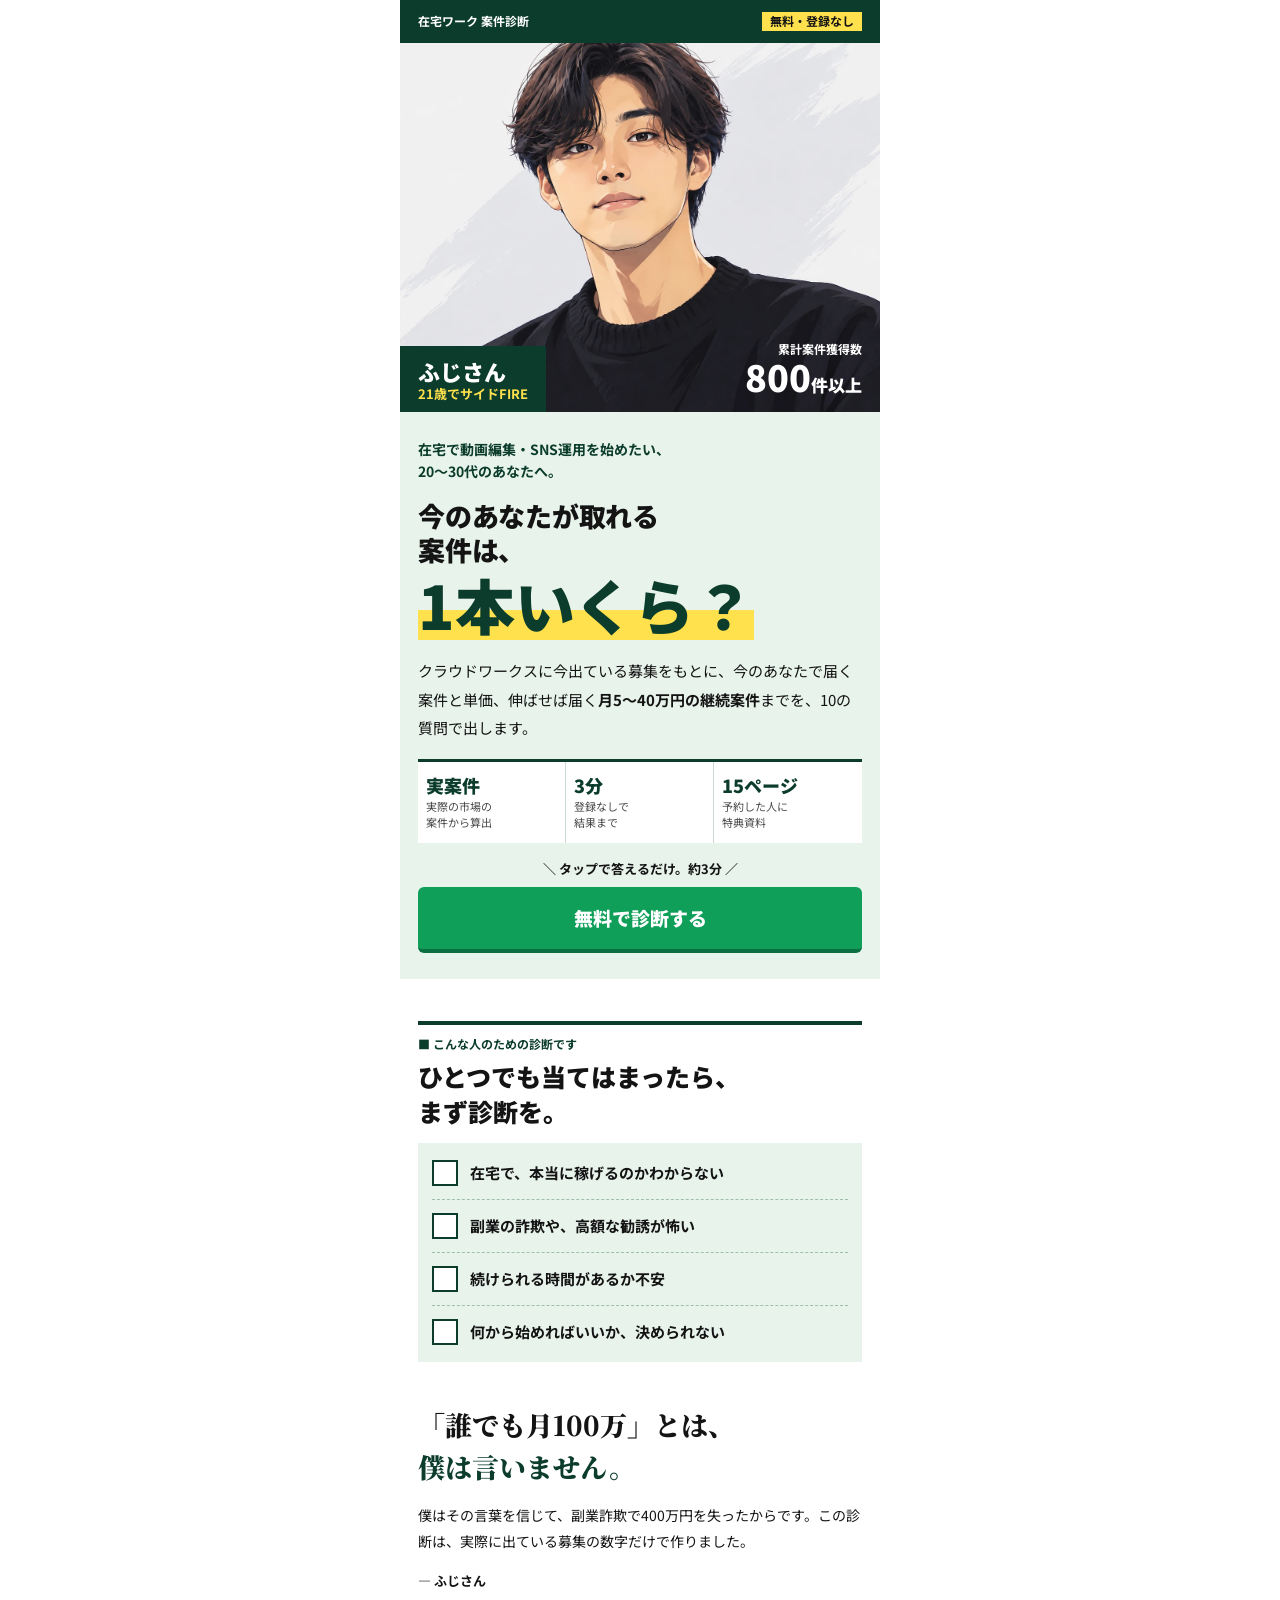
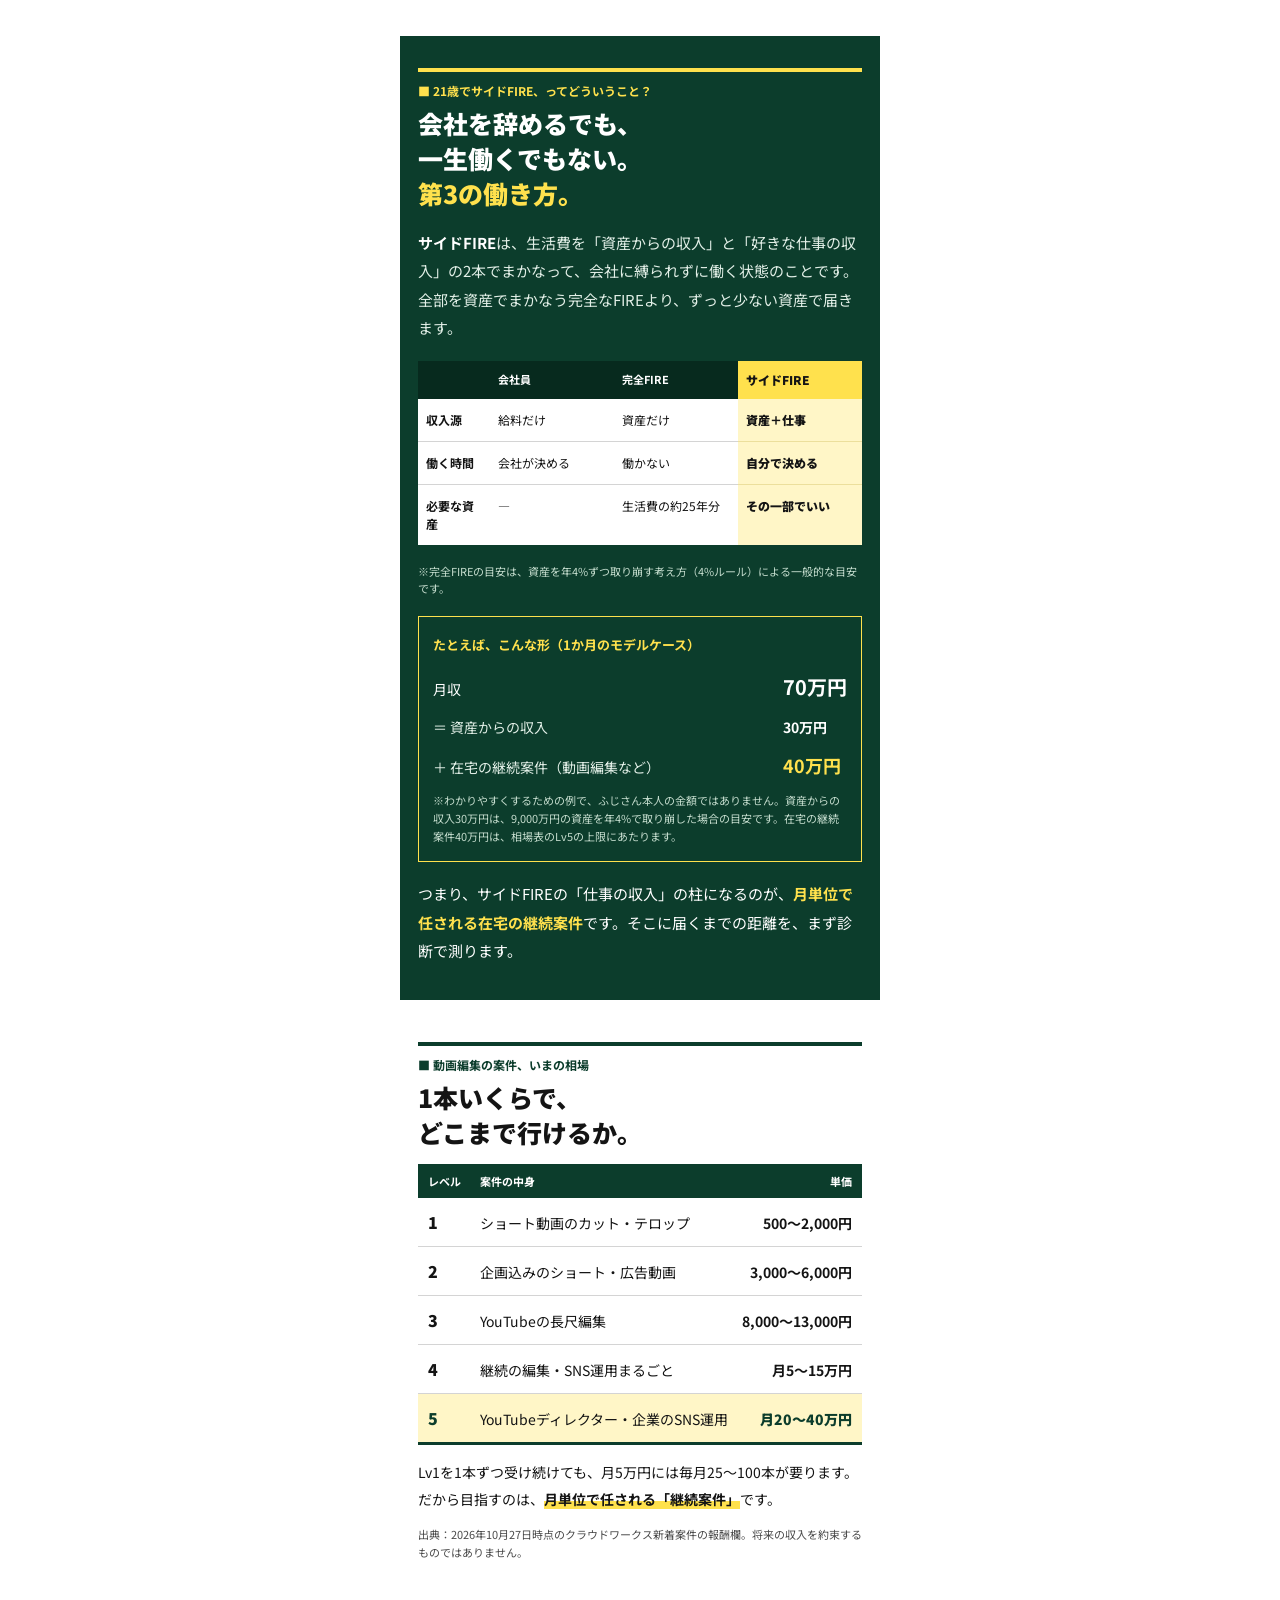
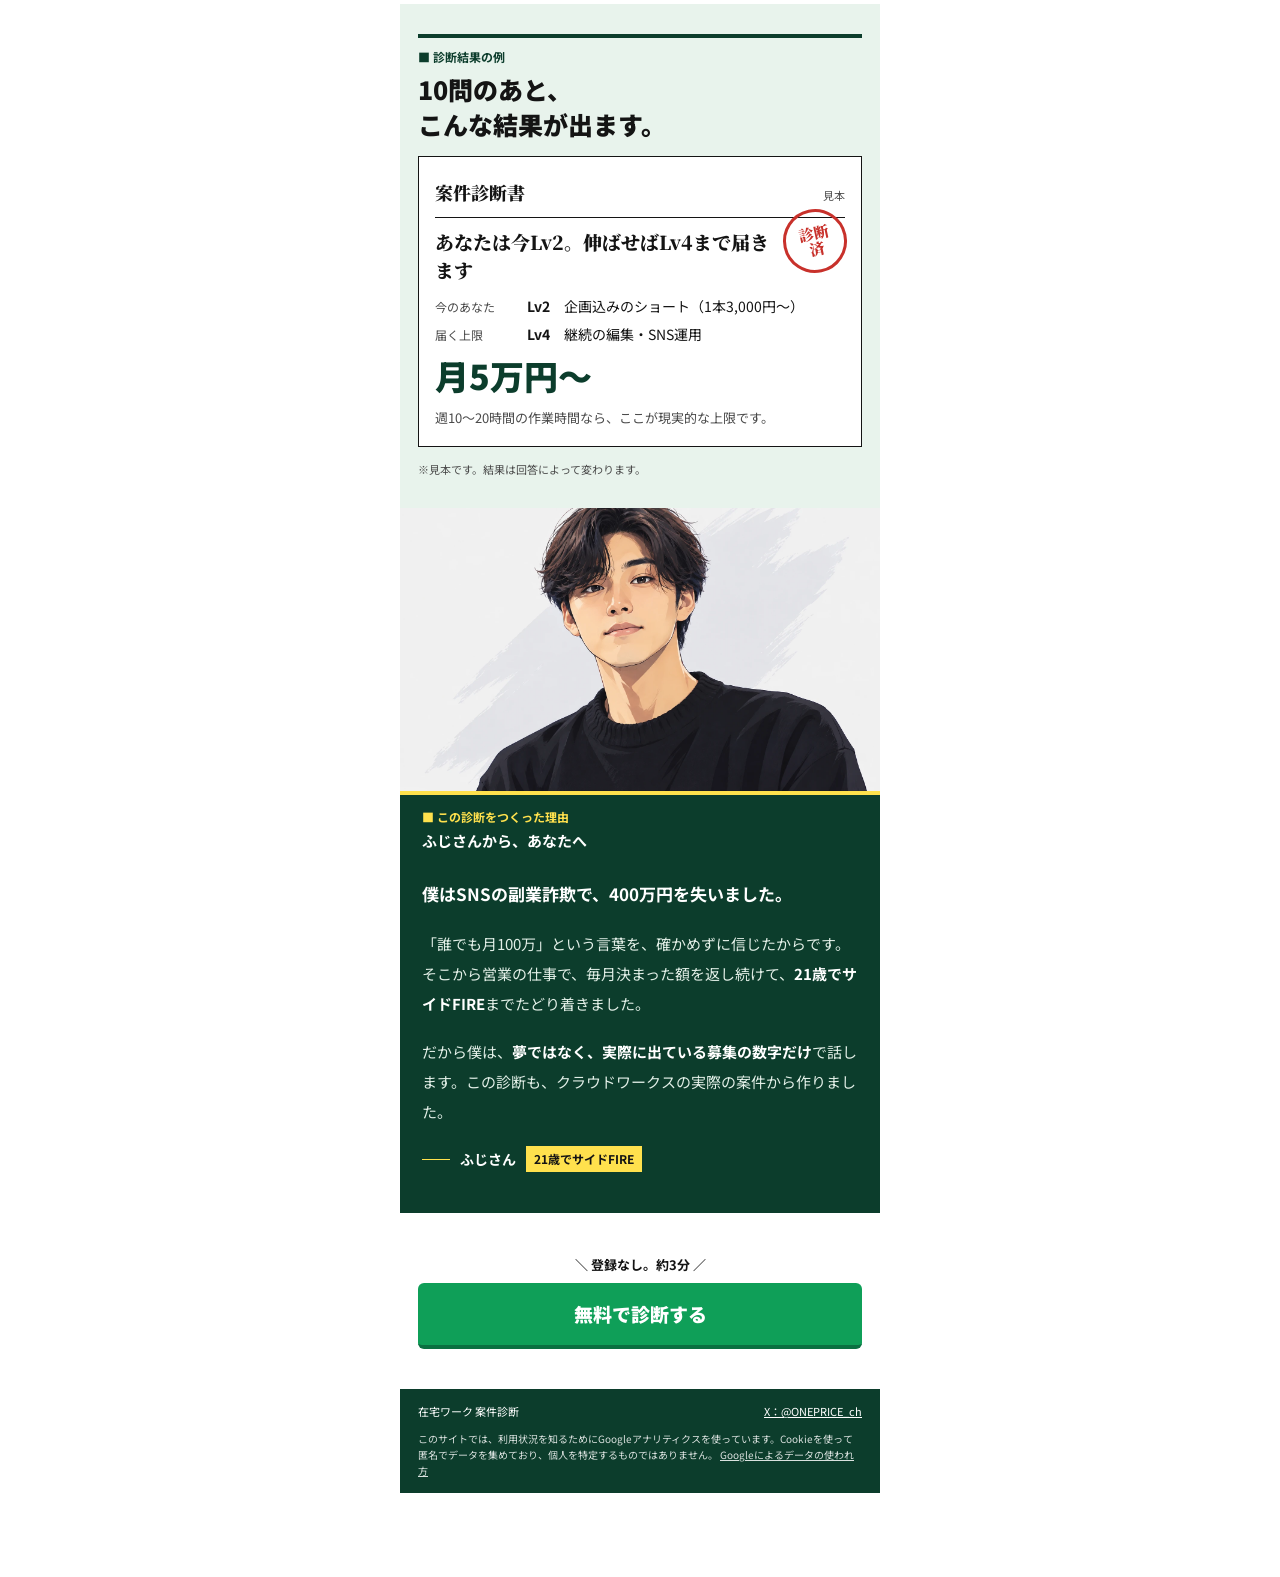
<file: index.html>
<!doctype html>
<html lang="ja">
<head>
<meta charset="utf-8">
<meta name="viewport" content="width=device-width, initial-scale=1, viewport-fit=cover">
<meta name="robots" content="noindex"><!-- 運用開始前。公開したら外す -->
<title>動画編集の案件診断</title>
<meta name="description" content="在宅で動画編集・SNS運用を始めたい20〜30代へ。クラウドワークスに実際に出ている案件をもとに、今のあなたが取れる案件のレベルと単価を3分で出します。">
<meta property="og:title" content="今のあなたが取れる動画編集の案件は、1本いくら？">
<meta property="og:description" content="実際の募集案件をもとに、今のレベルと、伸ばせば届く月5〜40万円の継続案件までを3分で診断。">
<meta name="twitter:card" content="summary">
<link rel="preconnect" href="https://fonts.googleapis.com">
<link rel="preconnect" href="https://fonts.gstatic.com" crossorigin>
<link rel="stylesheet" href="https://fonts.googleapis.com/css2?family=Noto+Sans+JP:wght@400;500;700;900&family=Noto+Serif+JP:wght@700;900&display=swap">
<link rel="stylesheet" href="style.css">
<script src="config.js"></script>
</head>
<body>
<main class="page">

<!-- ================= ページ1：入口 ================= -->
<div id="top">
  <div class="masthead pad"><span>在宅ワーク 案件診断</span><span class="free">無料・登録なし</span></div>

  <div class="photo">
    <img data-p="photo" src="face-illust.webp" alt="" width="1672" height="941">
    <div class="record"><small data-p="recordLabel"></small><b><span data-p="recordValue" style="font-size:inherit"></span><span data-p="recordUnit"></span></b></div>
    <div class="nametag"><b data-p="name"></b><span data-p="title"></span></div>
  </div>

  <section class="lead pad">
    <p class="to">在宅で動画編集・SNS運用を始めたい、<br>20〜30代のあなたへ。</p>
    <h1><span class="s">今のあなたが取れる<br>案件は、</span><br><span class="l">1本いくら？</span></h1>
    <p>クラウドワークスに今出ている募集をもとに、今のあなたで届く案件と単価、伸ばせば届く<b>月5〜40万円の継続案件</b>までを、10の質問で出します。</p>
    <div class="facts">
      <div><b>実案件</b><span>実際の市場の<br>案件から算出</span></div>
      <div><b>3分</b><span>登録なしで<br>結果まで</span></div>
      <div><b>15ページ</b><span>予約した人に<br>特典資料</span></div>
    </div>
    <div class="cta">
      <p class="hint">＼ タップで答えるだけ。約3分 ／</p>
      <button class="btn" id="start" type="button">無料で診断する</button>
    </div>
  </section>

  <!-- レオ型1：問題提起 -->
  <section class="sec pad stack">
    <div class="head"><span class="label">■ こんな人のための診断です</span><h2>ひとつでも当てはまったら、<br>まず診断を。</h2></div>
    <ul class="checks">
      <li><button type="button" aria-pressed="false">在宅で、本当に稼げるのかわからない</button></li>
      <li><button type="button" aria-pressed="false">副業の詐欺や、高額な勧誘が怖い</button></li>
      <li><button type="button" aria-pressed="false">続けられる時間があるか不安</button></li>
      <li><button type="button" aria-pressed="false">何から始めればいいか、決められない</button></li>
    </ul>
  </section>

  <section class="sec pad stack quote">
    <p class="big">「誰でも月100万」とは、<br><span class="green">僕は言いません。</span></p>
    <p class="small">僕はその言葉を信じて、副業詐欺で400万円を失ったからです。この診断は、実際に出ている募集の数字だけで作りました。</p>
    <p class="who">― <span data-p="name"></span></p>
  </section>

  <!-- サイドFIRE -->
  <section class="sec fire pad">
    <div class="head"><span class="label">■ <span data-p="title"></span>、ってどういうこと？</span><h2>会社を辞めるでも、<br>一生働くでもない。<br><em>第3の働き方。</em></h2></div>
    <p class="body"><b>サイドFIRE</b>は、生活費を「資産からの収入」と「好きな仕事の収入」の2本でまかなって、会社に縛られずに働く状態のことです。全部を資産でまかなう完全なFIREより、ずっと少ない資産で届きます。</p>
    <div class="compare" role="table" aria-label="会社員・完全FIRE・サイドFIREの比較">
      <span class="th"></span><span class="th">会社員</span><span class="th">完全FIRE</span><span class="th side">サイドFIRE</span>
      <span class="rowh">収入源</span><span>給料だけ</span><span>資産だけ</span><span class="side">資産＋仕事</span>
      <span class="rowh">働く時間</span><span>会社が決める</span><span>働かない</span><span class="side">自分で決める</span>
      <span class="rowh last">必要な資産</span><span class="last">―</span><span class="last">生活費の約25年分</span><span class="side last">その一部でいい</span>
    </div>
    <p class="fine">※完全FIREの目安は、資産を年4%ずつ取り崩す考え方（4%ルール）による一般的な目安です。</p>
    <div class="model">
      <span>たとえば、こんな形（1か月のモデルケース）</span>
      <dl>
        <dt>月収</dt><dd class="total">70万円</dd>
        <dt>＝ 資産からの収入</dt><dd>30万円</dd>
        <dt>＋ 在宅の継続案件（動画編集など）</dt><dd class="work">40万円</dd>
      </dl>
      <p class="fine">※わかりやすくするための例で、<span data-p="name"></span>本人の金額ではありません。資産からの収入30万円は、9,000万円の資産を年4%で取り崩した場合の目安です。在宅の継続案件40万円は、相場表のLv5の上限にあたります。</p>
    </div>
    <p>つまり、サイドFIREの「仕事の収入」の柱になるのが、<b style="color:var(--marker)">月単位で任される在宅の継続案件</b>です。そこに届くまでの距離を、まず診断で測ります。</p>
  </section>

  <!-- 相場表 -->
  <section class="sec pad stack">
    <div class="head"><span class="label">■ 動画編集の案件、いまの相場</span><h2>1本いくらで、<br>どこまで行けるか。</h2></div>
    <div class="rates" id="rates-top"></div>
    <p class="small">Lv1を1本ずつ受け続けても、月5万円には毎月25〜100本が要ります。だから目指すのは、<b class="mark">月単位で任される「継続案件」</b>です。</p>
    <p class="note">出典：<span class="f-date"></span>時点のクラウドワークス新着案件の報酬欄。将来の収入を約束するものではありません。</p>
  </section>

  <!-- 診断結果の見本 -->
  <section class="sec sheet-wrap pad">
    <div class="head"><span class="label">■ 診断結果の例</span><h2>10問のあと、<br>こんな結果が出ます。</h2></div>
    <div class="slip">
      <div class="top"><b>案件診断書</b><span>見本</span></div>
      <p class="title">あなたは今Lv2。伸ばせばLv4まで届きます</p>
      <dl>
        <dt>今のあなた</dt><dd><b>Lv2</b>　企画込みのショート（1本3,000円〜）</dd>
        <dt>届く上限</dt><dd><b>Lv4</b>　継続の編集・SNS運用</dd>
      </dl>
      <p class="amount">月5万円〜</p>
      <p class="why">週10〜20時間の作業時間なら、ここが現実的な上限です。</p>
      <div class="hanko" aria-hidden="true">診断<br>済</div>
    </div>
    <p class="note">※見本です。結果は回答によって変わります。</p>
  </section>

  <!-- この診断をつくった理由 -->
  <section class="reason">
    <div class="ph">
      <img data-p="photo" src="face-illust.webp" alt="" width="1672" height="941">
    </div>
    <div class="cap"><small>■ この診断をつくった理由</small><span><span data-p="name"></span>から、あなたへ</span></div>
    <div class="txt">
      <p><b style="font-size:17px">僕はSNSの副業詐欺で、400万円を失いました。</b></p>
      <p>「誰でも月100万」という言葉を、確かめずに信じたからです。そこから営業の仕事で、毎月決まった額を返し続けて、<b data-p="title"></b>までたどり着きました。</p>
      <p>だから僕は、<b>夢ではなく、実際に出ている募集の数字だけ</b>で話します。この診断も、クラウドワークスの実際の案件から作りました。</p>
      <p class="sign"><span data-p="name" style="background:none;color:#fff;font-size:14px;padding:0"></span><span data-p="title"></span></p>
    </div>
  </section>

  <section class="sec pad cta">
    <p class="hint">＼ 登録なし。約3分 ／</p>
    <button class="btn" id="start2" type="button">無料で診断する</button>
  </section>
</div>

<!-- ================= 診断（レオ型1：問題提起→判定→認知→強み→理想） ================= -->
<section class="quiz pad" id="quiz" hidden aria-live="polite">
  <p class="qband"><span data-p="name"></span>の案件診断</p>
  <div class="qhead"><span class="qstage" id="qstage"></span><span class="qleft">あと <b id="qleft">10</b> 問</span></div>
  <div class="bar"><i id="qbar"></i></div>
  <h2 id="qtext"></h2>
  <div class="opts" id="qopts"></div>
  <button class="back" id="qback" type="button" hidden>← ひとつ戻る</button>
</section>

<!-- ================= ページ2：結果（レオ型3：いちばん長いページ） ================= -->
<div id="result" hidden>
  <section class="sheet-wrap pad">
    <div class="slip">
      <div class="top"><b>案件診断書</b><span id="r-no"></span></div>
      <p class="title" id="r-title"></p>
      <dl>
        <dt>今のあなた</dt><dd><b id="r-now-lv"></b>　<span id="r-now-name"></span>（<span id="r-now-price"></span>）</dd>
        <dt>届く上限</dt><dd><b id="r-pot-lv"></b>　<span id="r-pot-name"></span></dd>
      </dl>
      <p class="amount"><span id="r-pot-price"></span><span id="r-pot-unit" style="font-size:14px;color:var(--sub);font-weight:700"></span></p>
      <p class="why" id="r-why"></p>
      <div class="hanko" aria-hidden="true">診断<br>済</div>
    </div>
    <div class="voice">
      <img data-p="photo" src="face-illust.webp" alt="" width="1672" height="941">
      <div><small><span data-p="name"></span>から</small><p id="r-voice"></p></div>
    </div>
    <p class="note" id="r-source"></p>
  </section>

  <section class="sec pad stack">
    <div class="head"><span class="label">■ 今のあなたで応募できる実案件</span></div>
    <ul class="examples" id="r-now-ex"></ul>
    <div class="head" style="margin-top:12px"><span class="label">■ 届く上限の実案件</span></div>
    <ul class="examples" id="r-pot-ex"></ul>
  </section>

  <!-- レオ型3：最初の選択肢を軽く否定 -->
  <section class="sec pad">
    <div class="deny">
      <b class="t">ただし、1本ずつ受け続けるだけでは届きません。</b>
      <p class="small">Lv1の案件は1本500〜2,000円。月5万円にするには、毎月25〜100本を自分で探して、応募して、納品し続ける必要があります。だから目指すのは、<b class="mark">月単位で任される「継続案件」</b>です。</p>
    </div>
  </section>

  <section class="sec pad stack">
    <div class="gaps"><b>今と上限のあいだにあるもの</b><ul id="r-gap"></ul></div>
    <div class="head"><span class="label">■ あなたの位置</span></div>
    <div class="rates" id="rates-me"></div>
  </section>

  <!-- レオ型3：「はい」と答えたくなる質問。はいは右 -->
  <section class="sec pad" id="yesq">
    <div class="head"><span class="label">■ 最後に3つだけ</span><h2>あなたの答えを、<br>教えてください。</h2></div>
    <div class="yq"><p>1本ずつではなく、月単位で任される働き方がいいですか？</p>
      <div class="yn" data-q="monthly"><button type="button" aria-pressed="false" data-v="no">いいえ</button><button type="button" aria-pressed="false" data-v="yes">はい</button></div></div>
    <div class="yq"><p>月5万円以上の継続案件を取れるようになりたいですか？</p>
      <div class="yn" data-q="highprice"><button type="button" aria-pressed="false" data-v="no">いいえ</button><button type="button" aria-pressed="false" data-v="yes">はい</button></div></div>
    <div class="yq"><p>いずれは、会社に頼らないフリーランスとして働きたいですか？</p>
      <div class="yn" data-q="freelance"><button type="button" aria-pressed="false" data-v="no">いいえ</button><button type="button" aria-pressed="false" data-v="yes">はい</button></div></div>
  </section>

  <!-- 精密診断の案内（レオ型5：商談と言わず、得をする名前） -->
  <div id="pitch" hidden>
    <section class="sec pad stack">
      <div class="offer">
        <span class="kicker">― 診断のあとに ―</span>
        <h2><span data-p="name"></span>と話す<br><span class="green mark">「個別の精密診断」</span></h2>
        <p class="spec"><span class="p-min"></span>分・無料・オンライン</p>
        <ol class="steps">
          <li><span><b>今と理想を聞く。</b>診断で選んだ不安と、変えたいことを深く聞きます。</span></li>
          <li><span><b>あなた専用の道筋を出す。</b>今週応募できる実案件と、継続案件までの順番を決めます。</span></li>
          <li><span><b>疑問をその場で解消する。</b>どんな小さな不安も、そのまま聞いてください。</span></li>
        </ol>
      </div>
      <div class="bonus">
        <div class="cover" role="img" aria-label="特典資料の表紙：月収30万を叶える「プロフェッショナルのOS」"><span class="c-top">特典資料</span><b>月収30万を叶える<br>プロフェッショナルのOS</b><span class="c-band">全15ページ</span></div>
        <p><b>予約した人に、特典</b><br>月収30万を叶える<br>「プロフェッショナルのOS」（全15ページ）</p>
      </div>
      <!-- 本当の期限：期限後は実際に渡さない -->
      <div class="timer" id="timer"><span class="t-label" id="t-label"></span><span class="clock" id="t-clock">--:--</span></div>
      <p class="note" id="t-note"></p>
      <p class="note" style="font-size:12px">担当は<span data-p="name"></span>1人です。予約できるのは、カレンダーに出ている空き枠だけです。</p>
      <!-- レオ型1：申し込み直前のハードル -->
      <div class="gate">
        <b>精密診断は、本気で在宅の仕事を作りたい方だけにしています。</b>
        <ul>
          <li>当日はカメラをオンにしてお話しできる方</li>
          <li>今、ほかのスクールや講座で学んでいる最中ではない方</li>
          <li>すでに法人やフリーランスとして十分な売上がある方は、内容が物足りない可能性があります</li>
        </ul>
      </div>
      <!-- レオ型3：左グレー・右緑 -->
      <div class="cta">
        <p class="hint">＼ 予約はカレンダーから選ぶだけ ／</p>
        <div class="ctas">
          <button class="btn sub" id="self" type="button">自分で探す</button>
          <button class="btn" id="go" type="button">無料で予約する</button>
        </div>
      </div>
    </section>
  </div>

  <section class="sec pad stack" id="book" hidden>
    <div class="head"><span class="label">■ 個別の精密診断を予約する</span></div>
    <div class="code"><span class="small">予約の備考欄にこのコードを書いてください</span><b id="r-code"></b><button id="copy" type="button">コピー</button></div>
    <div id="timerex_wrap"></div>
  </section>

  <section class="sec pad stack" id="soft" hidden>
    <div class="gaps">
      <b>まずは自分で1件目を探すなら</b>
      <ul>
        <li>クラウドワークスで「動画編集」を新着順で見て、<span id="soft-lv"></span>の案件に応募してみてください。</li>
        <li>応募数が少なく、報酬と本数が書いてある募集から選ぶと、返事をもらいやすくなります。</li>
      </ul>
      <p class="small">気が変わったら、いつでも上の「無料で予約する」から予約できます。</p>
    </div>
  </section>

  <section class="sec pad stack">
    <p class="caution">契約の前に、有料の研修や教材の購入を求められる募集は、仕事ではありません。応募の前に確かめてください。</p>
    <button class="btn sub" id="retry" type="button">もう一度診断する</button>
  </section>
</div>

<footer class="foot pad"><span>在宅ワーク 案件診断</span><span id="f-x"></span></footer>
</main>

<!-- 共通点：予約ボタンがいつでも見える -->
<div class="dock" id="dock" hidden>
  <div class="in" id="d-in"><div class="left" id="d-left"></div><button class="btn" id="d-btn" type="button"></button></div>
</div>

<script>
(() => {
  const C = window.LP_CONFIG, LEVELS = window.LP_LEVELS, S = window.lpStore, track = window.lpTrack;
  const P = C.persona;
  const $ = (id) => document.getElementById(id);

  // ---- 人物・設定の差し込み ----
  document.querySelectorAll('[data-p]').forEach((el) => {
    const k = el.dataset.p;
    if (k === 'photo') { el.src = P.photo; el.alt = P.name; } else { el.textContent = P[k]; }
  });
  document.querySelectorAll('.f-date').forEach((el) => { el.textContent = C.dataDate; });
  document.querySelectorAll('.p-min').forEach((el) => { el.textContent = C.meetingMinutes; });
  if (C.xAccount) {
    const a = document.createElement('a');
    a.href = 'https://x.com/' + encodeURIComponent(C.xAccount); a.rel = 'noopener'; a.target = '_blank';
    a.textContent = 'X：@' + C.xAccount;
    $('f-x').append(a);
  }

  // ---- チェックリスト：タップでチェックが入る ----
  document.querySelectorAll('.checks button').forEach((b) => {
    b.addEventListener('click', () => b.setAttribute('aria-pressed', String(b.getAttribute('aria-pressed') !== 'true')));
  });

  // ---- 相場表（入口と結果で共通） ----
  function drawRates(box, now, pot) {
    box.replaceChildren();
    const head = document.createElement('div');
    head.className = 'tr thead';
    ['レベル', '案件の中身', '単価'].forEach((t, k) => { const s = document.createElement('span'); s.textContent = t; if (k === 2) s.style.textAlign = 'right'; head.append(s); });
    box.append(head);
    [1, 2, 3, 4, 5].forEach((lv) => {
      const r = document.createElement('div');
      r.className = 'tr' + (lv === 5 ? ' top' : '');
      const a = document.createElement('span'); a.className = 'lv'; a.textContent = lv;
      const b = document.createElement('span'); b.textContent = LEVELS[lv].name;
      if (lv === now) { const t = document.createElement('span'); t.className = 'tag'; t.textContent = '今'; b.append(t); }
      if (lv === pot && pot !== now) { const t = document.createElement('span'); t.className = 'tag pot'; t.textContent = '上限'; b.append(t); }
      const c = document.createElement('span'); c.className = 'yen'; c.textContent = (lv >= 4 ? '月' : '') + LEVELS[lv].price;
      r.append(a, b, c); box.append(r);
    });
  }
  drawRates($('rates-top'));

  const QUESTIONS = [
    { key: 'worry', stage: 'STEP 1 ｜ あなたのこと', q: '在宅ワークで、いちばん不安なことは？', opts: [
      ['本当に稼げるのかわからない', 'earn'], ['詐欺や高額な勧誘が怖い', 'scam'], ['続けられる時間があるか', 'time'], ['自分にスキルがない', 'skill']] },
    { key: 'change', stage: 'STEP 1 ｜ あなたのこと', q: '今の働き方で、一番変えたいことは？', opts: [
      ['収入', 'income'], ['働く時間', 'hours'], ['働く場所', 'place'], ['職場の人間関係', 'people']] },
    { key: 'exp', stage: 'STEP 2 ｜ 今のレベル', q: '動画編集の経験は？', opts: [
      ['まったくない', 0], ['スマホやPCで少し触ったことがある', 1], ['お金をもらって納品したことがある', 2]] },
    { key: 'soft', stage: 'STEP 2 ｜ 今のレベル', q: '使える編集ソフトは？', opts: [
      ['まだ何も使えない', 0], ['CapCut・Vrewなど手軽なアプリ', 1], ['Premiere Pro・DaVinci Resolve・Final Cut Pro', 2]] },
    { key: 'pc', stage: 'STEP 2 ｜ 今のレベル', q: '編集に使えるパソコンは？', opts: [
      ['持っていない（スマホだけ）', 0], ['ノートPCはあるが、性能はわからない', 1], ['動画編集ができるPCがある', 2]] },
    { key: 'time', stage: 'STEP 2 ｜ 今のレベル', q: '1週間で、作業に使える時間は？', opts: [
      ['5時間未満', 0], ['5〜10時間', 1], ['10〜20時間', 2], ['20時間以上', 3]] },
    { key: 'know', stage: 'STEP 3 ｜ 働き方', q: '月単位で任される「継続案件」という働き方を知っていますか？', opts: [
      ['知っていて、それを目指している', 'aim'], ['聞いたことはある', 'heard'], ['はじめて知った', 'new']] },
    { key: 'value', stage: 'STEP 3 ｜ 働き方', q: '案件を選ぶとき、一番大事だと思うものは？', opts: [
      ['1本あたりの単価', 'price'], ['毎月続けて任されること', 'cont'], ['実績として人に見せられること', 'port']] },
    { key: 'goal', stage: 'STEP 4 ｜ なりたい姿', q: '在宅ワークで、月にいくら稼げたら嬉しい？', opts: [
      ['3万円', 3], ['5万円', 5], ['10万円', 10], ['20万円以上', 20]] },
    { key: 'when', stage: 'STEP 4 ｜ なりたい姿', q: 'いつまでに、そうなりたい？', opts: [
      ['3か月以内', 3], ['半年以内', 6], ['1年以内', 12], ['まだ決めていない', 0]] },
  ];

  let i = 0;
  const ans = {}, yn = {};
  let result = null, code = '', tick = null, deadline = null;
  let phase = 'top';

  // ---- 画面下の固定バー ----
  let startVisible = true;
  function drawDock() {
    const dock = $('dock'), left = $('d-left'), btn = $('d-btn');
    left.replaceChildren();
    if (phase === 'top') { dock.hidden = startVisible; $('d-in').classList.add('solo'); btn.textContent = '無料で診断する'; return; }
    if (phase === 'quiz') { dock.hidden = true; return; }
    $('d-in').classList.remove('solo');
    dock.hidden = !$('book').hidden;
    const ms = deadline - Date.now();
    // 特典の案内が出るまでは、何の期限かわからないので時計を出さない
    if (ms > 0 && !$('pitch').hidden) {
      const b = document.createElement('b'); b.textContent = fmt(ms);
      left.append('特典の受け取り期限', b);
    } else { $('d-in').classList.add('solo'); }
    btn.textContent = $('pitch').hidden ? 'あと3問に答える' : '無料で予約する';
  }
  new IntersectionObserver((es) => { startVisible = es[0].isIntersecting; drawDock(); }).observe($('start'));
  $('d-btn').addEventListener('click', () => {
    if (phase === 'top') { startQuiz(); return; }
    if ($('pitch').hidden) { $('yesq').scrollIntoView({ behavior: 'smooth', block: 'start' }); } else { showBook(); }
  });
  const fmt = (ms) => String(Math.floor(ms / 60000)).padStart(2, '0') + ':' + String(Math.floor(ms % 60000 / 1000)).padStart(2, '0');

  // ---- 診断 ----
  function showQ() {
    const q = QUESTIONS[i];
    $('qleft').textContent = QUESTIONS.length - i;
    $('qbar').style.width = (i / QUESTIONS.length * 100) + '%';
    $('qstage').textContent = q.stage;
    $('qtext').textContent = q.q;
    const box = $('qopts');
    box.replaceChildren();
    q.opts.forEach(([label, v]) => {
      const b = document.createElement('button');
      b.className = 'opt'; b.type = 'button'; b.textContent = label;
      b.addEventListener('click', () => { ans[q.key] = v; if (i < QUESTIONS.length - 1) { i++; showQ(); } else { finish(); } });
      box.append(b);
    });
    $('qback').hidden = i === 0;
  }
  function startQuiz() {
    phase = 'quiz';
    $('quiz').hidden = false; $('result').hidden = true; $('top').hidden = true;
    i = 0; showQ(); drawDock();
    window.scrollTo({ top: 0, behavior: 'smooth' });
    track('diagnosis_start');
  }
  $('start').addEventListener('click', startQuiz);
  $('start2').addEventListener('click', startQuiz);
  $('qback').addEventListener('click', () => { if (i > 0) { i--; showQ(); } });

  function judge(a) {
    const skill = a.exp + a.soft;
    let now = skill <= 1 ? 1 : skill === 2 ? 2 : skill === 3 ? 3 : 4;
    if (a.pc === 0) now = 1;
    const pot = (a.time === 3 && now >= 3) ? 5 : Math.max(now, [3, 4, 4, 4][a.time]);
    const gaps = [];
    if (a.pc === 0) gaps.push('動画編集ができるPC。スマホだけで受けられる案件は、ほぼLv1に限られます。');
    if (a.soft < 2 && pot >= 3) gaps.push('Premiere Proなどのソフト。Lv3以上の募集は、ソフトが指定されていることが多いです。');
    if (a.exp < 2) gaps.push('見せられる作品（ポートフォリオ）を3本。応募のときに「実績」として出せるものです。');
    if (pot >= 4) gaps.push('継続の相談ができる力。Lv4は、1本ずつではなく月単位で任される案件です。');
    if (pot >= 5) gaps.push('企画・進行・数字をまとめる力。Lv5は、編集だけでなくチャンネルやSNS運用そのものを任される案件です。');
    if (a.time === 0) gaps.push('週5時間以上の作業時間。今の時間だと、継続案件の本数をこなすのは難しいです。');
    if (!gaps.length) gaps.push('今の条件は十分です。あとは応募の数と、提案文の質です。');
    return { now, pot, gaps };
  }
  const WORRY = {
    earn: '「本当に稼げるのか」は、実際の募集の単価で見るのが一番確かです。この診断書の数字は、すべて実在する募集のものです。',
    scam: '「詐欺が怖い」は正しい感覚です。僕はそれを確かめずに400万円を失いました。ページ下の注意書きも読んでください。',
    time: '時間が限られているなら、なおさら1本ずつより継続案件の方が効率がいいです。',
    skill: 'スキルは後から付きます。先に「どのレベルの案件を目指すか」を決めた方が、学ぶ順番を間違えません。',
  };
  function list(ul, lv) {
    ul.replaceChildren();
    LEVELS[lv].ex.forEach(([t, p]) => {
      const li = document.createElement('li');
      const a = document.createElement('span'); a.textContent = t;
      const b = document.createElement('span'); b.className = 'price'; b.textContent = p;
      li.append(a, b); ul.append(li);
    });
  }

  function finish() {
    phase = 'result';
    $('qbar').style.width = '100%';
    result = judge(ans);
    const N = LEVELS[result.now], Pt = LEVELS[result.pot];
    $('r-title').textContent = result.pot > result.now
      ? 'あなたは今Lv' + result.now + '。伸ばせばLv' + result.pot + 'まで届きます'
      : 'あなたは今の時点で、Lv' + result.now + 'の案件に届きます';
    $('r-now-lv').textContent = 'Lv' + result.now; $('r-now-name').textContent = N.name; $('r-now-price').textContent = N.from;
    $('r-pot-lv').textContent = 'Lv' + result.pot; $('r-pot-name').textContent = Pt.name;
    $('r-pot-price').textContent = Pt.from; $('r-pot-unit').textContent = '';
    const hours = ['週5時間未満', '週5〜10時間', '週10〜20時間', '週20時間以上'][ans.time];
    $('r-why').textContent = hours + 'の作業時間なら、ここが現実的な上限です。';
    $('r-voice').textContent = WORRY[ans.worry];
    $('r-source').textContent = '根拠：' + C.dataDate + '時点のクラウドワークス新着案件の報酬欄。届くまでの期間は、練習と応募の量で人によって変わります。';
    list($('r-now-ex'), result.now); list($('r-pot-ex'), result.pot);
    const g = $('r-gap'); g.replaceChildren();
    result.gaps.forEach((t) => { const li = document.createElement('li'); li.textContent = t; g.append(li); });
    drawRates($('rates-me'), result.now, result.pot);
    $('soft-lv').textContent = 'Lv' + result.now;
    code = 'L' + result.now + 'P' + result.pot + '-T' + ans.time + '-G' + ans.goal + '-' + ans.worry;
    $('r-code').textContent = code;
    $('r-no').textContent = 'No. ' + code;

    // 特典の受け取り期限：最初に結果が出た時刻から（やり直しても延びない。期限後は実際に渡さない）
    deadline = S.get('deadline');
    if (!deadline) { deadline = Date.now() + C.bonusMinutes * 60000; S.set('deadline', deadline); }
    S.set('result', { now: result.now, pot: result.pot, code: code, at: Date.now() });
    startTimer();

    $('quiz').hidden = true;
    $('result').hidden = false;
    window.scrollTo({ top: 0, behavior: 'smooth' });
    track('diagnosis_complete', { level_now: result.now, level_pot: result.pot, worry: ans.worry });
  }

  function startTimer() {
    clearInterval(tick);
    const draw = () => {
      const left = deadline - Date.now();
      const over = left <= 0;
      $('timer').classList.toggle('over', over);
      $('t-clock').textContent = over ? '終了' : fmt(left);
      $('t-label').textContent = over ? '特典の受け取り期限は過ぎました' : '特典の受け取り期限まで';
      $('t-note').textContent = over ? '精密診断は、このまま予約できます。' : '期限は、最初に診断結果が出た時刻から' + C.bonusMinutes + '分です。期限内に予約した方にお渡しします。';
      drawDock();
      if (over) clearInterval(tick);
    };
    draw();
    tick = setInterval(draw, 1000);
  }

  document.querySelectorAll('.yn').forEach((grp) => {
    grp.addEventListener('click', (e) => {
      const b = e.target.closest('button');
      if (!b) return;
      grp.querySelectorAll('button').forEach((x) => x.setAttribute('aria-pressed', String(x === b)));
      yn[grp.dataset.q] = b.dataset.v;
      track('answer_' + grp.dataset.q, { value: b.dataset.v });
      if (yn.monthly && yn.highprice && yn.freelance && $('pitch').hidden) {
        $('pitch').hidden = false;
        drawDock();
        $('pitch').scrollIntoView({ behavior: 'smooth', block: 'start' });
      }
    });
  });

  let timerexLoaded = false;
  function showBook() {
    $('book').hidden = false; $('soft').hidden = true;
    drawDock();
    $('book').scrollIntoView({ behavior: 'smooth', block: 'start' });
    track('booking_view', { code });
    if (timerexLoaded) return;
    timerexLoaded = true;
    const wrap = $('timerex_wrap');
    if (!C.timerexUrl) {
      const p = document.createElement('div'); p.className = 'placeholder';
      p.textContent = 'ここに予約カレンダーが入ります（TimeRexのURLを設定すると表示されます）。';
      wrap.append(p); return;
    }
    const cal = document.createElement('div');
    cal.id = 'timerex_calendar'; cal.dataset.url = C.timerexUrl;
    wrap.append(cal);
    const s = document.createElement('script');
    s.src = 'https://asset.timerex.net/js/embed.js';
    s.onload = () => { if (window.TimerexCalendar) window.TimerexCalendar(); };
    document.body.appendChild(s);
    const link = document.createElement('p'); link.className = 'note';
    const a = document.createElement('a');
    a.href = C.timerexUrl; a.target = '_blank'; a.rel = 'noopener';
    a.textContent = 'カレンダーが表示されないときはこちらから予約';
    link.append(a); wrap.append(link);
  }
  $('go').addEventListener('click', showBook);
  $('self').addEventListener('click', () => {
    $('soft').hidden = false;
    $('soft').scrollIntoView({ behavior: 'smooth', block: 'start' });
    track('self_search');
  });
  $('copy').addEventListener('click', () => {
    if (navigator.clipboard) navigator.clipboard.writeText(code).then(() => { $('copy').textContent = 'コピーしました'; }, () => {});
  });
  $('retry').addEventListener('click', () => {
    Object.keys(ans).forEach((k) => delete ans[k]);
    Object.keys(yn).forEach((k) => delete yn[k]);
    document.querySelectorAll('.yn button').forEach((x) => x.setAttribute('aria-pressed', 'false'));
    ['pitch', 'book', 'soft'].forEach((id) => { $(id).hidden = true; });
    clearInterval(tick);
    startQuiz();
  });
})();
</script>
</body>
</html>
</file>
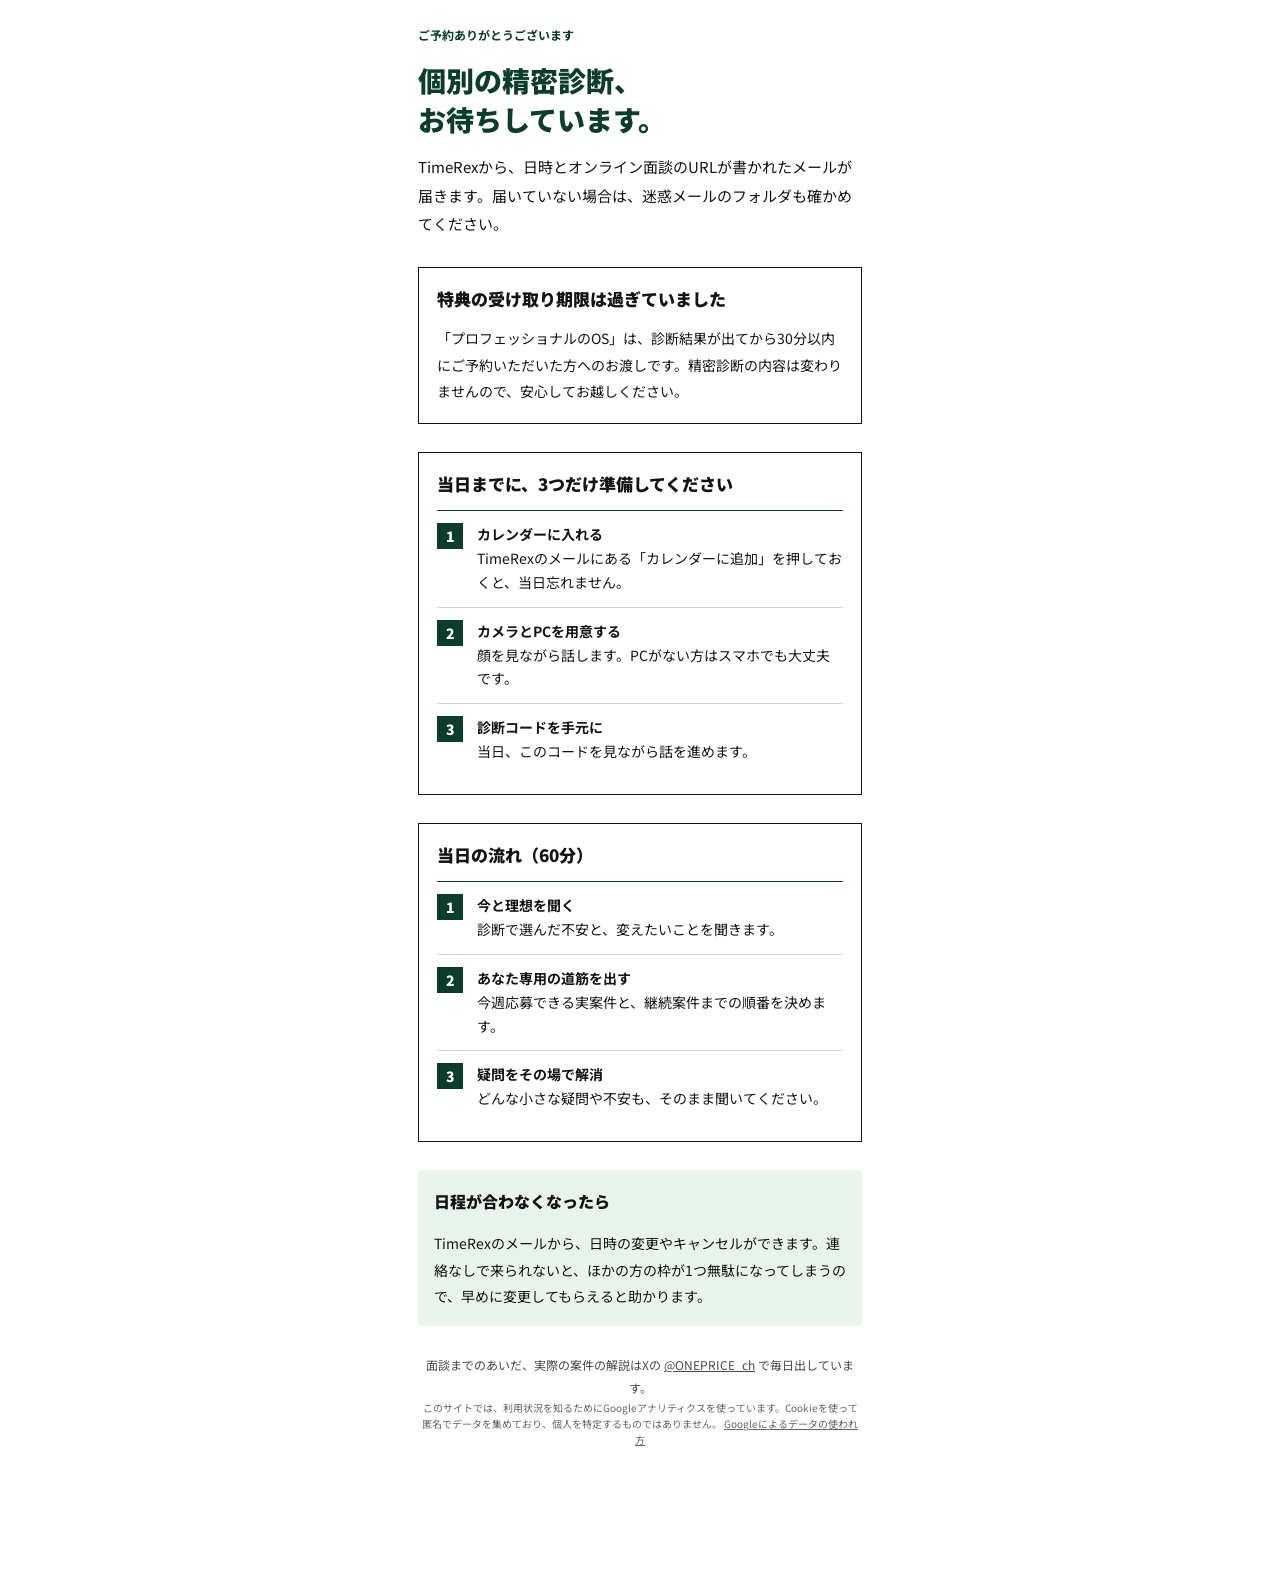
<file: thanks.html>
<!doctype html>
<html lang="ja">
<head>
<meta charset="utf-8">
<meta name="viewport" content="width=device-width, initial-scale=1, viewport-fit=cover">
<title>精密診断のご予約完了</title>
<meta name="robots" content="noindex">
<link rel="preconnect" href="https://fonts.googleapis.com">
<link rel="preconnect" href="https://fonts.gstatic.com" crossorigin>
<link rel="stylesheet" href="https://fonts.googleapis.com/css2?family=Noto+Sans+JP:wght@400;500;700;900&family=Noto+Serif+JP:wght@700;900&display=swap">
<link rel="stylesheet" href="style.css">
<script src="config.js"></script>
</head>
<body>
<main class="wrap">

  <section>
    <p class="eyebrow">ご予約ありがとうございます</p>
    <h1>個別の精密診断、<br>お待ちしています。</h1>
    <p>TimeRexから、日時とオンライン面談のURLが書かれたメールが届きます。届いていない場合は、迷惑メールのフォルダも確かめてください。</p>
  </section>

  <section class="box" id="bonus">
    <h3 id="b-title"></h3>
    <p class="small" id="b-text"></p>
    <a class="btn" id="b-link" href="professional-os.pdf" target="_blank" rel="noopener" hidden>「プロフェッショナルのOS」を開く（PDF・15ページ）</a>
    <p class="note" id="b-note" hidden>資料の最後のページに、当日までにメモしておくと話が早く進む3つのことをまとめています。</p>
  </section>

  <section class="box">
    <h3>当日までに、3つだけ準備してください</h3>
    <ol class="steps">
      <li><span><b>カレンダーに入れる</b>TimeRexのメールにある「カレンダーに追加」を押しておくと、当日忘れません。</span></li>
      <li><span><b>カメラとPCを用意する</b>顔を見ながら話します。PCがない方はスマホでも大丈夫です。</span></li>
      <li><span><b>診断コードを手元に</b><span id="t-code"></span>当日、このコードを見ながら話を進めます。</span></li>
    </ol>
  </section>

  <section class="box">
    <h3>当日の流れ（<span id="t-min"></span>分）</h3>
    <ol class="steps">
      <li><span><b>今と理想を聞く</b>診断で選んだ不安と、変えたいことを聞きます。</span></li>
      <li><span><b>あなた専用の道筋を出す</b>今週応募できる実案件と、継続案件までの順番を決めます。</span></li>
      <li><span><b>疑問をその場で解消</b>どんな小さな疑問や不安も、そのまま聞いてください。</span></li>
    </ol>
  </section>

  <section class="box" id="jobs">
    <h3>面談までに、目を通しておいてほしい案件</h3>
    <p class="small" id="j-lead"></p>
    <ul class="examples" id="j-list"></ul>
    <p class="note">クラウドワークスで「動画編集」を新着順で見ると、同じような案件が毎日出ています。気になったものを1件メモしておくと、当日の話がぐっと具体的になります。</p>
  </section>

  <section class="soft">
    <h3>日程が合わなくなったら</h3>
    <p class="small">TimeRexのメールから、日時の変更やキャンセルができます。連絡なしで来られないと、ほかの方の枠が1つ無駄になってしまうので、早めに変更してもらえると助かります。</p>
  </section>

  <footer><p id="f-x"></p></footer>
</main>
<script>
(() => {
  const C = window.LP_CONFIG, LEVELS = window.LP_LEVELS, S = window.lpStore, track = window.lpTrack;
  const $ = (id) => document.getElementById(id);
  const r = S.get('result');
  const deadline = S.get('deadline');
  const now = Date.now();
  const inTime = deadline && now <= deadline;

  $('t-min').textContent = C.meetingMinutes;
  if (r && r.code) { const b = document.createElement('b'); b.textContent = r.code; $('t-code').append(b, '　'); }

  if (inTime) {
    $('b-title').textContent = '特典「プロフェッショナルのOS」をお受け取りください';
    $('b-text').textContent = '期限内のご予約でした。当日の精密診断の前に、読んでおくと話がスムーズです。';
    $('b-link').hidden = false;
    $('b-note').hidden = false;
    S.set('bonus_given', now);
  } else if (S.get('bonus_given')) {
    $('b-title').textContent = '特典「プロフェッショナルのOS」';
    $('b-text').textContent = 'すでにお受け取り済みです。もう一度開く場合はこちらから。';
    $('b-link').hidden = false;
    $('b-note').hidden = false;
  } else {
    $('b-title').textContent = '特典の受け取り期限は過ぎていました';
    $('b-text').textContent = '「プロフェッショナルのOS」は、診断結果が出てから' + C.bonusMinutes + '分以内にご予約いただいた方へのお渡しです。精密診断の内容は変わりませんので、安心してお越しください。';
  }

  if (r && LEVELS[r.now]) {
    const lv = r.pot || r.now;
    $('j-lead').textContent = 'あなたのポテンシャル（Lv' + lv + '：' + LEVELS[lv].name + '）の実際の案件です。';
    LEVELS[lv].ex.forEach(([t, p]) => {
      const li = document.createElement('li');
      const a = document.createElement('span'); a.textContent = t;
      const b = document.createElement('span'); b.className = 'price'; b.textContent = p;
      li.append(a, b); $('j-list').append(li);
    });
  } else {
    $('jobs').hidden = true;
  }

  if (C.xAccount) {
    const a = document.createElement('a');
    a.href = 'https://x.com/' + encodeURIComponent(C.xAccount); a.rel = 'noopener'; a.target = '_blank';
    a.textContent = '@' + C.xAccount;
    $('f-x').append('面談までのあいだ、実際の案件の解説はXの ', a, ' で毎日出しています。');
  }
  track('booking_complete', { bonus: !!inTime, code: r && r.code });
})();
</script>
</body>
</html>
</file>
<file: style.css>
/* 誌面版：白い紙に黒い文字、太い罫線。色の役割＝深い緑はページの色／明るい緑は押すボタンだけ（レオさん：緑がいちばん反応の高い色）／黄は蛍光ペン／赤は期限とハンコ */
:root {
  --paper: #ffffff;
  --ink: #141414;
  --sub: #4a4a4a;
  --rule: #d4d4d4;
  --theme: #0c3d2c;
  --theme-deep: #072a1e;
  --tint: #e8f3ec;
  --tint-line: #9fbfaa;
  --on-theme: #e2efe7;
  --go: #0f9f58;
  --go-dark: #0a7041;
  --marker: #ffe14d;
  --marker-soft: #fff6c7;
  --red: #c8312b;
  --grey: #e6e6e6;
  --sheet: #f3f3f1;
  --font-sans: "Noto Sans JP", "Hiragino Sans", "Yu Gothic", "Meiryo", sans-serif;
  --font-serif: "Noto Serif JP", "Hiragino Mincho ProN", "Yu Mincho", serif;
  color-scheme: light;
}
* { box-sizing: border-box; }
html, body { margin: 0; }
body {
  background: var(--paper); color: var(--ink);
  font-family: var(--font-sans); font-size: 15px; line-height: 1.9;
  padding-bottom: calc(env(safe-area-inset-bottom, 0px) + 84px);
  -webkit-text-size-adjust: 100%;
}
img { max-width: 100%; display: block; }
[hidden] { display: none !important; }
p { margin: 0; }
ul, ol { margin: 0; }
h1, h2, h3 { margin: 0; text-wrap: balance; }
.page { max-width: 30rem; margin-inline: auto; }
.pad { padding-left: max(18px, env(safe-area-inset-left, 0px)); padding-right: max(18px, env(safe-area-inset-right, 0px)); }
.stack { display: grid; gap: 14px; }
.note { font-size: 11px; line-height: 1.6; color: var(--sub); }
.small { font-size: 14px; }
.mark { background: linear-gradient(transparent 58%, var(--marker) 58%); }
.green { color: var(--theme); }

/* 誌面のヘッダー */
.masthead { display: flex; justify-content: space-between; align-items: center; background: var(--theme); color: #fff; padding-block: 12px; font-size: 12px; font-weight: 700; line-height: 1.4; }
.masthead .free { background: var(--marker); color: var(--ink); padding: 1px 8px; }

/* ファーストビューの写真 */
.photo { position: relative; aspect-ratio: 390 / 300; background: #e9eaec; overflow: hidden; }
.photo img { width: 100%; height: 100%; object-fit: cover; object-position: 50% 22%; }
.photo .record { position: absolute; bottom: 16px; right: 18px; display: grid; justify-items: end; line-height: 1.05; color: #fff; }
.photo .record small { font-size: 12px; font-weight: 700; line-height: 1.4; }
.photo .record b { font-size: 36px; font-weight: 900; color: #fff; }
.photo .record b span { font-size: 17px; }
.photo .nametag { position: absolute; left: 0; bottom: 0; background: var(--theme); color: #fff; padding: 12px 18px 10px; display: grid; gap: 2px; line-height: 1.2; }
.photo .nametag b { font-size: 22px; font-weight: 900; }
.photo .nametag span { font-size: 13px; font-weight: 700; color: var(--marker); }

/* 見出しのブロック */
.lead { background: var(--tint); padding-block: 26px; display: grid; gap: 16px; }
.lead .to { font-size: 14px; font-weight: 700; line-height: 1.6; color: var(--theme); }
.lead h1 { font-weight: 900; line-height: 1.25; letter-spacing: -0.01em; }
.lead h1 .s { font-size: 27px; }
.lead h1 .l { font-size: clamp(46px, 15vw, 60px); color: var(--theme); background: linear-gradient(transparent 58%, var(--marker) 58%, var(--marker) 92%, transparent 92%); }
.facts { display: grid; grid-template-columns: repeat(3, minmax(0, 1fr)); background: #fff; border-top: 3px solid var(--theme); }
.facts > div { padding: 12px 8px; display: grid; gap: 2px; border-right: 1px solid #c9dccf; line-height: 1.45; }
.facts > div:last-child { border-right: 0; }
.facts b { font-size: 18px; font-weight: 900; color: var(--theme); line-height: 1.3; }
.facts span { font-size: 11px; color: var(--sub); }

/* ボタン */
.cta { display: grid; gap: 8px; }
.cta .hint { font-size: 13px; font-weight: 700; text-align: center; line-height: 1.5; }
.btn { appearance: none; border: 0; cursor: pointer; font: inherit; display: block; width: 100%; text-align: center; text-decoration: none;
  background: var(--go); color: #fff; font-size: 19px; font-weight: 900; line-height: 1.4; padding: 18px 16px; border-radius: 6px; border-bottom: 4px solid var(--go-dark); }
.btn:active { transform: translateY(2px); border-bottom-width: 2px; }
.btn.sub { background: var(--grey); color: var(--sub); font-size: 14px; font-weight: 500; border-bottom: 0; }
.btn:focus-visible, .opt:focus-visible, .yn button:focus-visible { outline: 3px solid var(--marker); outline-offset: 3px; }

/* 章の見出し（新聞の太い罫線） */
.sec { margin-top: 42px; }
.head { border-top: 4px solid var(--theme); padding-top: 10px; display: grid; gap: 6px; }
.head .label { font-size: 12px; font-weight: 700; color: var(--theme); line-height: 1.5; }
.head h2 { font-size: 25px; font-weight: 900; line-height: 1.4; }

/* チェックリスト */
.checks { background: var(--tint); padding: 4px 14px; list-style: none; }
.checks li { border-bottom: 1px dashed var(--tint-line); }
.checks button { appearance: none; background: none; border: 0; font: inherit; color: var(--ink); width: 100%; text-align: left; cursor: pointer; display: flex; gap: 12px; align-items: center; padding: 13px 0; font-size: 15px; font-weight: 700; line-height: 1.6; }
.checks li:last-child { border-bottom: 0; }
.checks button::before { content: ""; flex: none; width: 22px; height: 22px; background: #fff; border: 2px solid var(--theme); }
.checks button[aria-pressed="true"]::before { border-color: var(--theme); background: var(--theme) url("data:image/svg+xml,%3Csvg xmlns='http://www.w3.org/2000/svg' viewBox='0 0 24 24' fill='none' stroke='white' stroke-width='3.2' stroke-linecap='round' stroke-linejoin='round'%3E%3Cpath d='M5 12l5 5 9-10'/%3E%3C/svg%3E") center / 14px no-repeat; }

/* 本人のひとこと */
.quote .big { font-family: var(--font-serif); font-size: 27px; font-weight: 900; line-height: 1.55; }
.quote .who { font-size: 13px; font-weight: 700; }

/* サイドFIRE */
.fire { background: var(--theme); color: #fff; padding-block: 32px 34px; display: grid; gap: 18px; }
.fire .head { border-top-color: var(--marker); }
.fire .head .label { color: var(--marker); }
.fire .head h2 em { font-style: normal; color: var(--marker); }
.fire .body { color: var(--on-theme); }
.fire .body b { color: #fff; }
.compare { display: grid; grid-template-columns: 72px repeat(3, minmax(0, 1fr)); background: #fff; color: var(--ink); font-size: 12px; line-height: 1.5; }
.compare > span { padding: 12px 8px; border-bottom: 1px solid var(--rule); }
.compare > .th { background: var(--theme-deep); color: #fff; font-size: 11px; font-weight: 700; padding: 10px 8px; border-bottom: 0; }
.compare > .th.side { background: var(--marker); color: var(--ink); font-size: 12px; font-weight: 900; }
.compare > .rowh { font-weight: 700; }
.compare > .side { background: var(--marker-soft); font-weight: 900; border-bottom-color: #ecdf9c; }
.compare > .last { border-bottom: 0; }
.fire .fine { font-size: 11px; color: #c4dccd; line-height: 1.6; }
.model { border: 1px solid var(--marker); padding: 16px 14px; display: grid; gap: 10px; }
.model > span { font-size: 13px; font-weight: 700; color: var(--marker); }
.model dl { display: grid; grid-template-columns: minmax(0, 1fr) auto; gap: 8px; margin: 0; font-size: 14px; align-items: baseline; }
.model dt { color: var(--on-theme); }
.model dt:first-child { color: #fff; }
.model dd { margin: 0; font-weight: 700; }
.model dd.total { font-size: 20px; }
.model dd.work { font-size: 18px; color: var(--marker); }

/* 相場表・はしご */
.rates { display: grid; }
.rates .tr { display: grid; grid-template-columns: 44px minmax(0, 1fr) auto; gap: 8px; padding: 12px 10px; border-bottom: 1px solid var(--rule); align-items: baseline; font-size: 14px; line-height: 1.5; }
.rates .tr.thead { background: var(--theme); color: #fff; font-size: 11px; font-weight: 700; padding-block: 9px; border-bottom: 0; }
.rates .tr .lv { font-size: 16px; font-weight: 900; }
.rates .tr .yen { font-weight: 700; text-align: right; white-space: nowrap; }
.rates .tr.top { background: var(--marker-soft); border-bottom: 3px solid var(--theme); }
.rates .tr.top .lv, .rates .tr.top .yen { color: var(--theme); font-weight: 900; }
.rates .tr .tag { display: inline-block; font-size: 11px; font-weight: 700; color: #fff; background: var(--theme); padding: 0 6px; margin-left: 6px; line-height: 1.6; vertical-align: 1px; }
.rates .tr .tag.pot { background: var(--red); }

/* 診断書（伝票＋ハンコ） */
.sheet-wrap { background: var(--tint); padding-block: 30px; display: grid; gap: 14px; }
.slip { position: relative; background: #fff; border: 1px solid var(--ink); padding: 18px 16px 16px; display: grid; gap: 10px; }
.slip .top { display: flex; justify-content: space-between; align-items: baseline; gap: 10px; border-bottom: 1px solid var(--ink); padding-bottom: 8px; }
.slip .top b { font-family: var(--font-serif); font-size: 18px; font-weight: 900; }
.slip .top span { font-size: 11px; color: var(--sub); }
.slip .title { font-family: var(--font-serif); font-size: 19px; font-weight: 900; line-height: 1.5; padding-right: 70px; }
.slip dl { display: grid; grid-template-columns: 82px minmax(0, 1fr); gap: 6px 10px; margin: 0; font-size: 14px; line-height: 1.6; align-items: baseline; }
.slip dt { font-size: 12px; color: var(--sub); }
.slip dd { margin: 0; min-width: 0; }
.slip .amount { font-size: 34px; font-weight: 900; line-height: 1.2; color: var(--theme); }
.slip .why { font-size: 13px; color: var(--sub); line-height: 1.8; }
.hanko { position: absolute; right: 14px; top: 52px; width: 64px; height: 64px; border: 3px solid var(--red); border-radius: 50%; display: grid; place-items: center; transform: rotate(-12deg);
  font-family: var(--font-serif); font-size: 15px; font-weight: 900; color: var(--red); line-height: 1.1; text-align: center; }
.examples { list-style: none; padding: 0; display: grid; gap: 0; }
.examples li { display: flex; justify-content: space-between; gap: 12px; font-size: 14px; padding: 10px 0; border-bottom: 1px dashed #b5b5b5; line-height: 1.5; }
.examples li span:first-child { min-width: 0; }
.price { font-weight: 900; color: var(--theme); white-space: nowrap; }
.deny { border-top: 2px solid var(--ink); border-bottom: 2px solid var(--ink); padding: 14px 2px; display: grid; gap: 6px; }
.deny b.t { font-size: 16px; }
.gaps { background: var(--sheet); padding: 16px; display: grid; gap: 8px; }
.gaps ul { padding-left: 1.2em; font-size: 14px; line-height: 1.8; }

/* はい・いいえ（はいを右・緑） */
.yq { display: grid; gap: 8px; padding: 14px 0; border-bottom: 1px dashed #b5b5b5; }
.yq:last-child { border-bottom: 0; }
.yq p { font-weight: 700; font-size: 15px; line-height: 1.6; }
.yn { display: grid; grid-template-columns: 1fr 1.5fr; gap: 8px; }
.yn button { appearance: none; font: inherit; padding: 12px; border-radius: 6px; cursor: pointer; line-height: 1.4; }
.yn button[data-v="no"] { background: var(--grey); color: var(--sub); border: 0; }
.yn button[data-v="yes"] { background: #fff; color: var(--go-dark); border: 2px solid var(--go); font-weight: 900; }
.yn button[aria-pressed="true"][data-v="yes"] { background: var(--go); color: #fff; }
.yn button[aria-pressed="true"][data-v="no"] { background: var(--sub); color: #fff; }

/* 精密診断の案内（二重線の囲み） */
.offer { border: 3px double var(--theme); padding: 22px 16px; display: grid; gap: 14px; text-align: center; }
.offer .kicker { font-size: 12px; font-weight: 700; color: var(--theme); }
.offer h2 { font-size: 24px; font-weight: 900; line-height: 1.45; }
.offer .spec { font-size: 13px; font-weight: 700; }
.steps { list-style: none; padding: 0; border-top: 1px solid var(--theme); text-align: left; counter-reset: s; }
.steps li { display: grid; grid-template-columns: 30px minmax(0, 1fr); gap: 10px; padding: 12px 0; border-bottom: 1px solid var(--rule); font-size: 14px; line-height: 1.7; }
.steps li:last-child { border-bottom: 0; }
.steps li::before { counter-increment: s; content: counter(s); width: 26px; height: 26px; background: var(--theme); color: #fff; font-size: 14px; font-weight: 900; display: grid; place-items: center; line-height: 1; }
.bonus { display: grid; grid-template-columns: 96px minmax(0, 1fr); gap: 14px; align-items: center; }
.cover { width: 96px; height: 128px; background: #fff; border: 1px solid var(--ink); box-shadow: 3px 3px 0 var(--rule); display: grid; grid-template-rows: auto 1fr auto; text-align: center; overflow: hidden; }
.cover .c-top { font-size: 9px; font-weight: 700; letter-spacing: .1em; padding: 6px 4px 0; color: var(--sub); }
.cover b { font-family: var(--font-serif); font-weight: 900; font-size: 12px; line-height: 1.45; align-self: center; padding: 0 6px; }
.cover .c-band { background: var(--theme); color: #fff; font-size: 10px; font-weight: 700; padding: 4px 0; }
.bonus p { font-size: 13px; line-height: 1.65; }
.timer { display: flex; justify-content: space-between; align-items: center; gap: 10px; background: var(--marker-soft); padding: 12px 14px; }
.timer .t-label { font-size: 13px; font-weight: 700; line-height: 1.5; }
.timer .clock { font-size: 30px; font-weight: 900; color: var(--red); letter-spacing: 0.02em; font-variant-numeric: tabular-nums; line-height: 1.2; }
.timer.over { background: var(--sheet); }
.timer.over .clock { color: var(--sub); font-size: 16px; }
.gate { border: 1px dashed #b5b5b5; padding: 14px; display: grid; gap: 6px; font-size: 13px; line-height: 1.7; }
.gate ul { padding-left: 1.2em; }
.ctas { display: grid; grid-template-columns: minmax(0, 1fr) minmax(0, 2fr); gap: 8px; }
.ctas .btn { display: flex; align-items: center; justify-content: center; padding: 16px 6px; font-size: 17px; white-space: nowrap; }
.ctas .btn.sub { font-size: 14px; }
.code { display: flex; align-items: center; justify-content: space-between; gap: 10px; flex-wrap: wrap; background: var(--sheet); border: 1px dashed var(--theme); padding: 10px 12px; }
.code b { font-size: 16px; letter-spacing: 0.04em; }
.code button { appearance: none; font: inherit; font-size: 12px; border: 1px solid var(--ink); background: #fff; color: var(--ink); padding: 3px 12px; cursor: pointer; }
#timerex_calendar { min-height: 120px; }
#timerex_calendar > div { min-width: 0 !important; }
.placeholder { border: 1px dashed #b5b5b5; padding: 16px; font-size: 13px; color: var(--sub); }
.caution { border-left: 3px solid var(--red); padding: 4px 0 4px 12px; font-size: 13px; line-height: 1.8; }

/* この診断をつくった理由（写真横いっぱい＋色の地に白文字） */
.reason { background: var(--theme); color: #fff; }
.reason .ph { position: relative; aspect-ratio: 390 / 230; overflow: hidden; background: #e9eaec; }
.reason .ph img { width: 100%; height: 100%; object-fit: cover; object-position: 50% 28%; }
.reason .cap { display: grid; gap: 4px; line-height: 1.4; padding: 14px max(22px, env(safe-area-inset-right, 0px)) 0 max(22px, env(safe-area-inset-left, 0px)); border-top: 4px solid var(--marker); }
.reason .cap small { font-size: 12px; font-weight: 700; color: var(--marker); }
.reason .cap span { font-size: 15px; font-weight: 700; }
.reason .txt { padding: 26px max(22px, env(safe-area-inset-right, 0px)) 40px max(22px, env(safe-area-inset-left, 0px)); display: grid; gap: 18px; }
.reason .txt p { color: var(--on-theme); line-height: 2; }
.reason .txt p b { color: #fff; }
.reason .sign { display: flex; align-items: center; gap: 10px; font-size: 14px; font-weight: 700; }
.reason .sign::before { content: ""; width: 28px; height: 1px; background: var(--marker); }
.reason .sign span { font-size: 12px; color: var(--ink); background: var(--marker); padding: 1px 8px; }

/* 診断 */
.quiz { padding-block: 0 30px; display: grid; gap: 16px; }
.qband { margin: 0 calc(-1 * max(18px, env(safe-area-inset-left, 0px))); background: var(--theme); color: #fff; font-size: 13px; font-weight: 700; padding: 10px max(18px, env(safe-area-inset-left, 0px)); line-height: 1.4; }
.qhead { display: flex; justify-content: space-between; align-items: baseline; gap: 12px; }
.qstage { font-size: 12px; font-weight: 700; color: var(--theme); }
.qleft { font-size: 12px; color: var(--sub); }
.qleft b { font-size: 18px; color: var(--theme); }
.bar { height: 6px; background: var(--grey); }
.bar i { display: block; height: 100%; width: 0; background: var(--theme); transition: width .3s ease; }
.quiz h2 { font-size: 21px; font-weight: 900; line-height: 1.5; }
.opts { display: grid; gap: 10px; }
.opt { appearance: none; text-align: left; font: inherit; font-size: 15px; font-weight: 700; line-height: 1.5; color: var(--ink); background: #fff; border: 1.5px solid var(--ink); border-radius: 6px; padding: 15px 40px 15px 16px; cursor: pointer; position: relative; }
.opt::after { content: "›"; position: absolute; right: 16px; top: 50%; transform: translateY(-50%); color: var(--go); font-size: 22px; font-weight: 400; }
.opt:active { background: var(--tint); }
.back { appearance: none; background: none; border: 0; color: var(--sub); font: inherit; font-size: 13px; cursor: pointer; justify-self: start; padding: 10px 0; }

/* 画面下の固定バー */
.dock { position: fixed; left: 0; right: 0; bottom: 0; z-index: 10; background: #fff; border-top: 2px solid var(--theme);
  padding: 10px max(14px, env(safe-area-inset-right, 0px)) calc(10px + env(safe-area-inset-bottom, 0px)) max(14px, env(safe-area-inset-left, 0px)); }
.dock .in { max-width: 30rem; margin-inline: auto; display: grid; grid-template-columns: auto 1fr; gap: 12px; align-items: center; }
.dock .in.solo { grid-template-columns: 1fr; }
.dock .left { font-size: 11px; color: var(--sub); line-height: 1.3; }
.dock .left b { display: block; font-size: 20px; font-weight: 900; color: var(--red); font-variant-numeric: tabular-nums; }
.dock .btn { font-size: 16px; padding: 13px 10px; }

.foot { margin-top: 40px; background: var(--theme); color: #fff; display: flex; justify-content: space-between; gap: 10px; flex-wrap: wrap; padding-block: 14px; font-size: 11px; line-height: 1.6; }
.foot a { color: #fff; }
.ga-note { flex-basis: 100%; font-size: 10px; line-height: 1.6; opacity: .85; margin: 0; }
.wrap .ga-note { color: var(--sub); }
.wrap .ga-note a { color: inherit; }

/* 予約完了ページ用（thanks.html） */
.wrap { max-width: 30rem; margin-inline: auto; display: grid; gap: 28px; padding: 24px max(18px, env(safe-area-inset-right, 0px)) 40px max(18px, env(safe-area-inset-left, 0px)); }
.wrap section { display: grid; gap: 14px; }
.wrap h1 { font-size: 28px; font-weight: 900; line-height: 1.4; color: var(--theme); }
.eyebrow { font-size: 12px; font-weight: 700; color: var(--theme); }
.box { background: #fff; border: 1px solid var(--ink); padding: 18px; display: grid; gap: 12px; }
.box h3 { font-size: 17px; font-weight: 900; line-height: 1.5; }
.soft { background: var(--tint); padding: 16px; display: grid; gap: 8px; }
.soft h3 { font-size: 16px; font-weight: 900; }
.wrap .steps b { display: block; }
.wrap footer { font-size: 12px; color: var(--sub); text-align: center; }
.wrap footer a { color: inherit; }

@media (prefers-reduced-motion: reduce) { .bar i { transition: none; } }

/* 結果：不安へのひとこと（独立させる） */
.voice { display: grid; grid-template-columns: 40px minmax(0, 1fr); gap: 12px; align-items: start; background: #fff; border-left: 3px solid var(--theme); padding: 14px 14px 14px 12px; }
.voice img { width: 40px; height: 40px; border-radius: 50%; object-fit: cover; object-position: 50% 20%; border: 1px solid var(--rule); }
.voice small { font-size: 12px; font-weight: 700; color: var(--theme); line-height: 1.4; }
.voice p { font-size: 15px; line-height: 1.85; color: var(--ink); }
</file>
